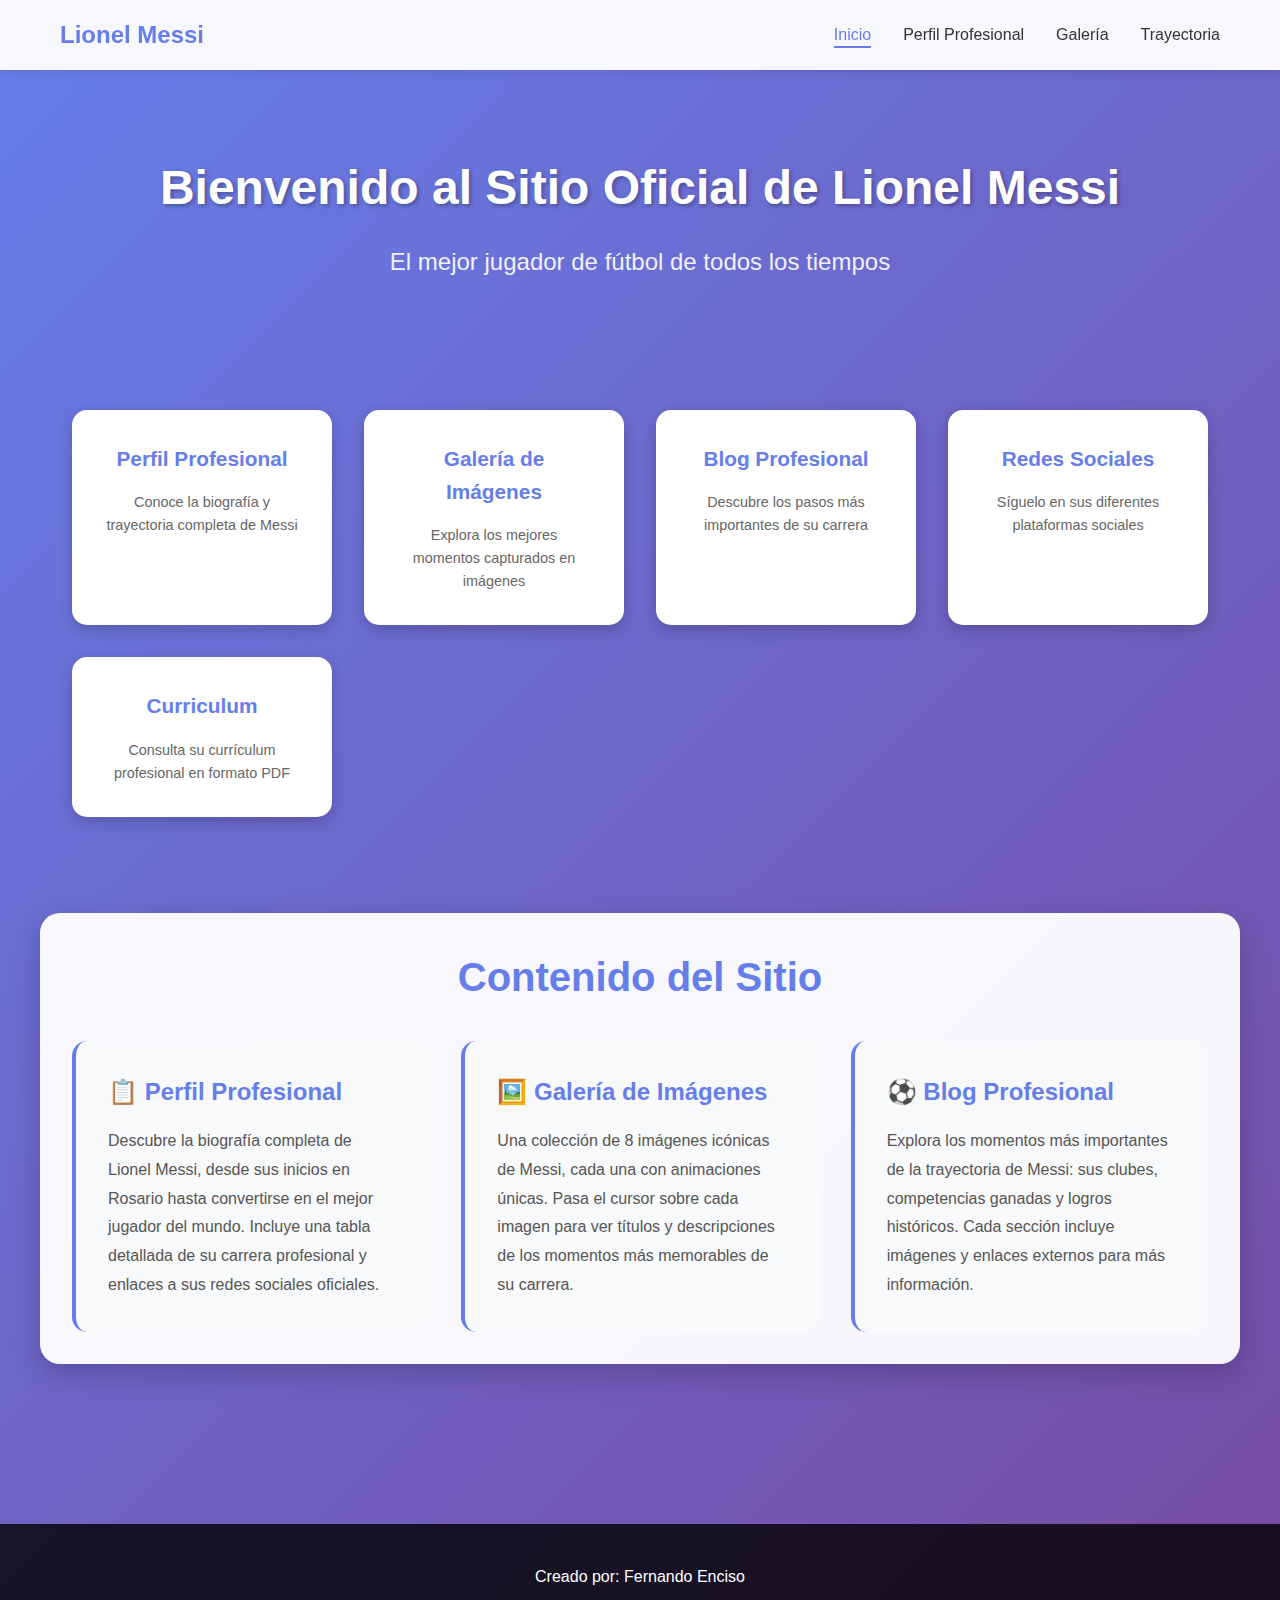
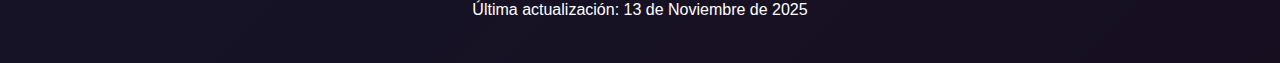
<file: index.html>
<!DOCTYPE html>
<html lang="es">
<head>
    <meta charset="UTF-8">
    <meta name="viewport" content="width=device-width, initial-scale=1.0">
    <title>Lionel Messi - Página Principal</title>
    <link rel="stylesheet" href="styles.css">
</head>
<body>
    <!-- Menú de navegación -->
    <nav class="navbar">
        <div class="container">
            <div class="logo">Lionel Messi</div>
            <ul class="nav-links">
                <li><a href="index.html" class="active">Inicio</a></li>
                <li><a href="perfil.html">Perfil Profesional</a></li>
                <li><a href="galeria.html">Galería</a></li>
                <li><a href="blog.html">Trayectoria</a></li>
            </ul>
        </div>
    </nav>

    <!-- Sección principal -->
    <main class="main-content">
        <div class="hero-section">
            <h1>Bienvenido al Sitio Oficial de Lionel Messi</h1>
            <p class="subtitle">El mejor jugador de fútbol de todos los tiempos</p>
        </div>

        <!-- Botones animados -->
        <div class="buttons-container">
            <a href="perfil.html" class="animated-btn btn-1">
                <span>Perfil Profesional</span>
                <p class="btn-description">Conoce la biografía y trayectoria completa de Messi</p>
            </a>

            <a href="galeria.html" class="animated-btn btn-2">
                <span>Galería de Imágenes</span>
                <p class="btn-description">Explora los mejores momentos capturados en imágenes</p>
            </a>

            <a href="blog.html" class="animated-btn btn-3">
                <span>Blog Profesional</span>
                <p class="btn-description">Descubre los pasos más importantes de su carrera</p>
            </a>

            <a href="perfil.html#contacto" class="animated-btn btn-4">
                <span>Redes Sociales</span>
                <p class="btn-description">Síguelo en sus diferentes plataformas sociales</p>
            </a>

            <a href="perfil.html#cv" class="animated-btn btn-5">
                <span>Curriculum</span>
                <p class="btn-description">Consulta su currículum profesional en formato PDF</p>
            </a>
        </div>

        <!-- Sección de descripción -->
        <section class="content-description">
            <h2>Contenido del Sitio</h2>
            <div class="description-grid">
                <div class="description-card">
                    <h3>📋 Perfil Profesional</h3>
                    <p>Descubre la biografía completa de Lionel Messi, desde sus inicios en Rosario hasta convertirse en el mejor jugador del mundo. Incluye una tabla detallada de su carrera profesional y enlaces a sus redes sociales oficiales.</p>
                </div>

                <div class="description-card">
                    <h3>🖼️ Galería de Imágenes</h3>
                    <p>Una colección de 8 imágenes icónicas de Messi, cada una con animaciones únicas. Pasa el cursor sobre cada imagen para ver títulos y descripciones de los momentos más memorables de su carrera.</p>
                </div>

                <div class="description-card">
                    <h3>⚽ Blog Profesional</h3>
                    <p>Explora los momentos más importantes de la trayectoria de Messi: sus clubes, competencias ganadas y logros históricos. Cada sección incluye imágenes y enlaces externos para más información.</p>
                </div>
            </div>
        </section>
    </main>

    <!-- Pie de página -->
    <footer class="footer">
        <p>Creado por: Fernando Enciso</p>
        <p>Última actualización: 13 de Noviembre de 2025</p>
    </footer>
</body>
</html>
</file>
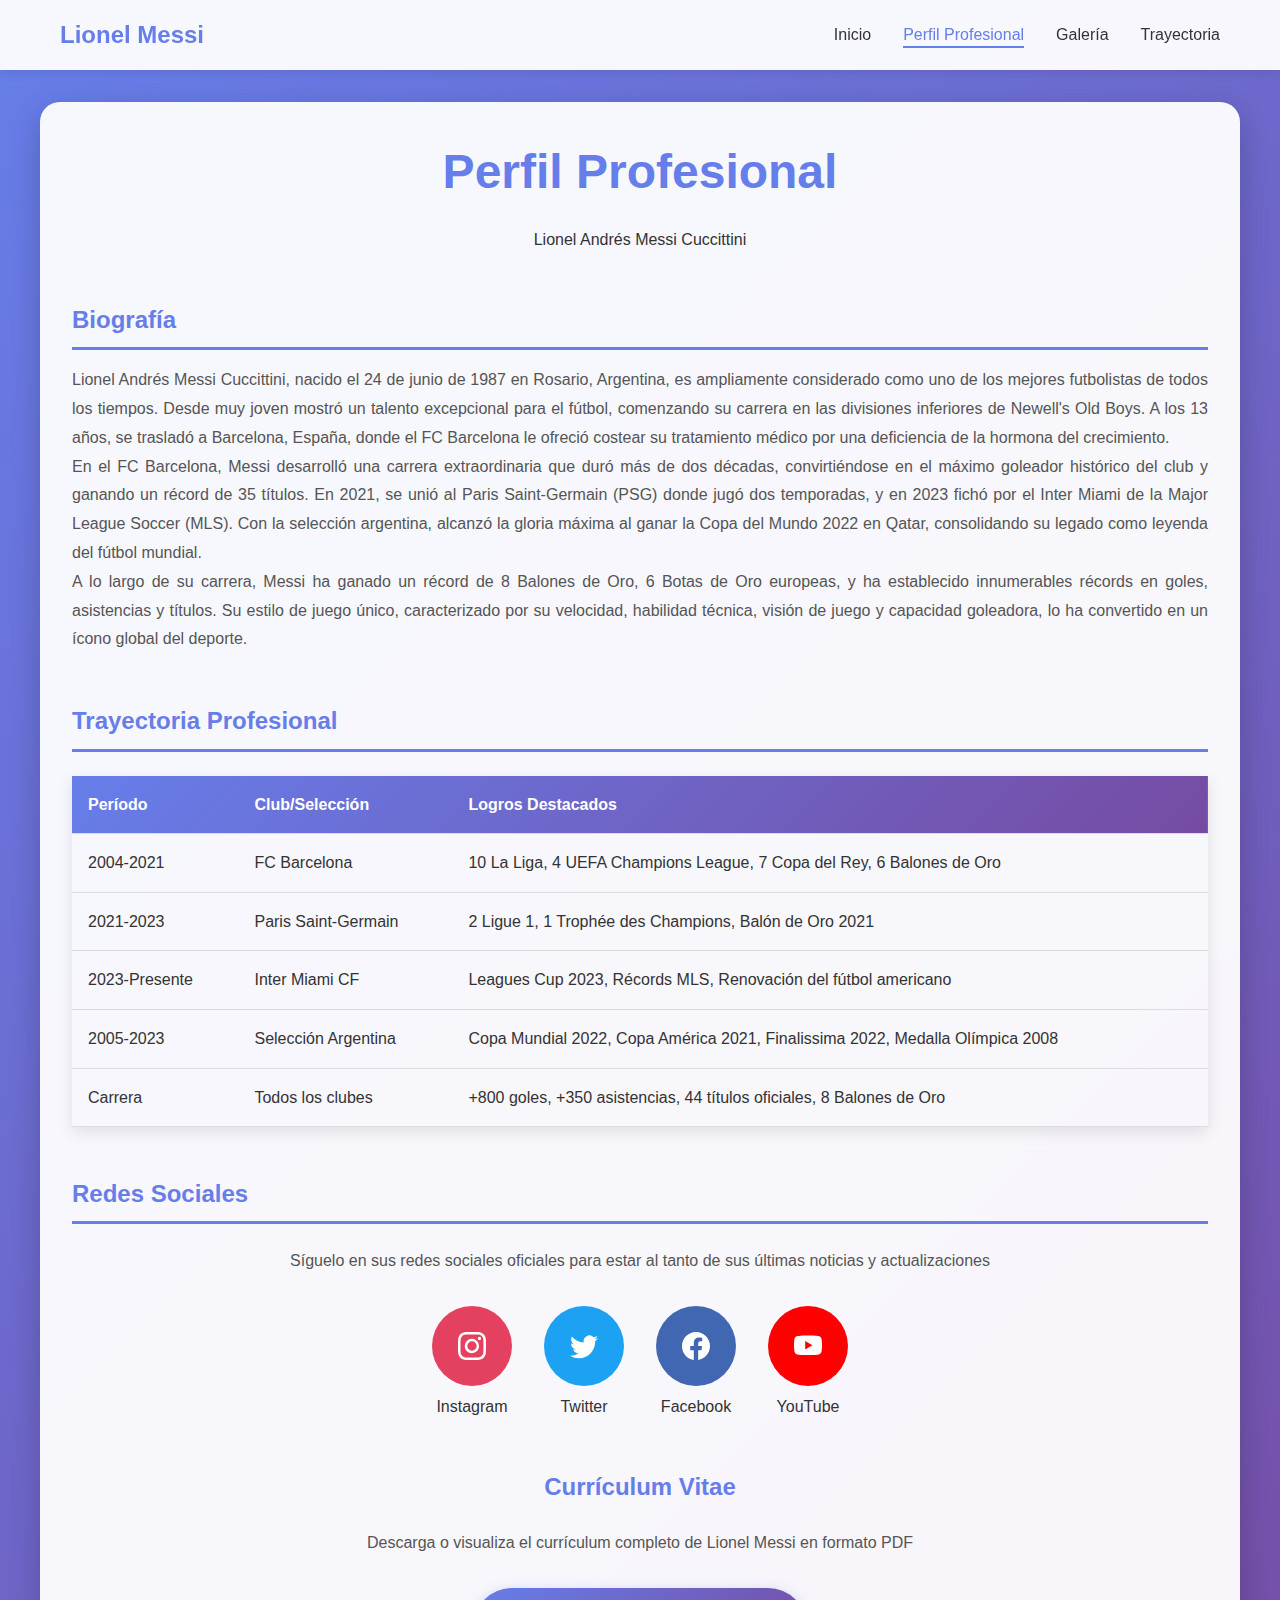
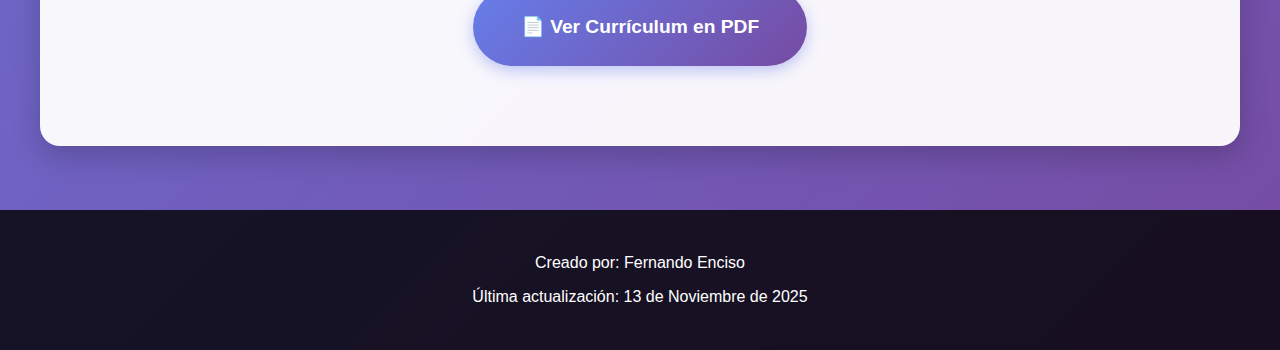
<file: perfil.html>
<!DOCTYPE html>
<html lang="es">
<head>
    <meta charset="UTF-8">
    <meta name="viewport" content="width=device-width, initial-scale=1.0">
    <title>Lionel Messi - Perfil Profesional</title>
    <link rel="stylesheet" href="styles.css">
</head>
<body>
    <!-- Menú de navegación -->
    <nav class="navbar">
        <div class="container">
            <div class="logo">Lionel Messi</div>
            <ul class="nav-links">
                <li><a href="index.html">Inicio</a></li>
                <li><a href="perfil.html" class="active">Perfil Profesional</a></li>
                <li><a href="galeria.html">Galería</a></li>
                <li><a href="blog.html">Trayectoria</a></li>
            </ul>
        </div>
    </nav>

    <!-- Contenido principal -->
    <main class="profile-content">
        <div class="profile-header">
            <h1>Perfil Profesional</h1>
            <p>Lionel Andrés Messi Cuccittini</p>
        </div>

        <!-- Biografía -->
        <section class="bio-section">
            <h2>Biografía</h2>
            <p>
                Lionel Andrés Messi Cuccittini, nacido el 24 de junio de 1987 en Rosario, Argentina, es ampliamente considerado como uno de los mejores futbolistas de todos los tiempos. Desde muy joven mostró un talento excepcional para el fútbol, comenzando su carrera en las divisiones inferiores de Newell's Old Boys. A los 13 años, se trasladó a Barcelona, España, donde el FC Barcelona le ofreció costear su tratamiento médico por una deficiencia de la hormona del crecimiento.
            </p>
            <p>
                En el FC Barcelona, Messi desarrolló una carrera extraordinaria que duró más de dos décadas, convirtiéndose en el máximo goleador histórico del club y ganando un récord de 35 títulos. En 2021, se unió al Paris Saint-Germain (PSG) donde jugó dos temporadas, y en 2023 fichó por el Inter Miami de la Major League Soccer (MLS). Con la selección argentina, alcanzó la gloria máxima al ganar la Copa del Mundo 2022 en Qatar, consolidando su legado como leyenda del fútbol mundial.
            </p>
            <p>
                A lo largo de su carrera, Messi ha ganado un récord de 8 Balones de Oro, 6 Botas de Oro europeas, y ha establecido innumerables récords en goles, asistencias y títulos. Su estilo de juego único, caracterizado por su velocidad, habilidad técnica, visión de juego y capacidad goleadora, lo ha convertido en un ícono global del deporte.
            </p>
        </section>

        <!-- Tabla de carrera profesional -->
        <section class="career-table">
            <h2>Trayectoria Profesional</h2>
            <table>
                <thead>
                    <tr>
                        <th>Período</th>
                        <th>Club/Selección</th>
                        <th>Logros Destacados</th>
                    </tr>
                </thead>
                <tbody>
                    <tr>
                        <td>2004-2021</td>
                        <td>FC Barcelona</td>
                        <td>10 La Liga, 4 UEFA Champions League, 7 Copa del Rey, 6 Balones de Oro</td>
                    </tr>
                    <tr>
                        <td>2021-2023</td>
                        <td>Paris Saint-Germain</td>
                        <td>2 Ligue 1, 1 Trophée des Champions, Balón de Oro 2021</td>
                    </tr>
                    <tr>
                        <td>2023-Presente</td>
                        <td>Inter Miami CF</td>
                        <td>Leagues Cup 2023, Récords MLS, Renovación del fútbol americano</td>
                    </tr>
                    <tr>
                        <td>2005-2023</td>
                        <td>Selección Argentina</td>
                        <td>Copa Mundial 2022, Copa América 2021, Finalissima 2022, Medalla Olímpica 2008</td>
                    </tr>
                    <tr>
                        <td>Carrera</td>
                        <td>Todos los clubes</td>
                        <td>+800 goles, +350 asistencias, 44 títulos oficiales, 8 Balones de Oro</td>
                    </tr>
                </tbody>
            </table>
        </section>

        <!-- Sección de contacto / Redes sociales -->
        <section class="contact-section" id="contacto">
            <h2>Redes Sociales</h2>
            <p style="text-align: center; margin-bottom: 2rem; color: #555;">
                Síguelo en sus redes sociales oficiales para estar al tanto de sus últimas noticias y actualizaciones
            </p>
            <div class="social-icons">
                <a href="https://www.instagram.com/leomessi/" target="_blank" class="social-icon">
                    <div class="icon-circle"><svg xmlns="http://www.w3.org/2000/svg" width="28" height="28" fill="currentColor" class="bi bi-instagram" viewBox="0 0 16 16">
  <path d="M8 0C5.829 0 5.556.01 4.703.048 3.85.088 3.269.222 2.76.42a3.9 3.9 0 0 0-1.417.923A3.9 3.9 0 0 0 .42 2.76C.222 3.268.087 3.85.048 4.7.01 5.555 0 5.827 0 8.001c0 2.172.01 2.444.048 3.297.04.852.174 1.433.372 1.942.205.526.478.972.923 1.417.444.445.89.719 1.416.923.51.198 1.09.333 1.942.372C5.555 15.99 5.827 16 8 16s2.444-.01 3.298-.048c.851-.04 1.434-.174 1.943-.372a3.9 3.9 0 0 0 1.416-.923c.445-.445.718-.891.923-1.417.197-.509.332-1.09.372-1.942C15.99 10.445 16 10.173 16 8s-.01-2.445-.048-3.299c-.04-.851-.175-1.433-.372-1.941a3.9 3.9 0 0 0-.923-1.417A3.9 3.9 0 0 0 13.24.42c-.51-.198-1.092-.333-1.943-.372C10.443.01 10.172 0 7.998 0zm-.717 1.442h.718c2.136 0 2.389.007 3.232.046.78.035 1.204.166 1.486.275.373.145.64.319.92.599s.453.546.598.92c.11.281.24.705.275 1.485.039.843.047 1.096.047 3.231s-.008 2.389-.047 3.232c-.035.78-.166 1.203-.275 1.485a2.5 2.5 0 0 1-.599.919c-.28.28-.546.453-.92.598-.28.11-.704.24-1.485.276-.843.038-1.096.047-3.232.047s-2.39-.009-3.233-.047c-.78-.036-1.203-.166-1.485-.276a2.5 2.5 0 0 1-.92-.598 2.5 2.5 0 0 1-.6-.92c-.109-.281-.24-.705-.275-1.485-.038-.843-.046-1.096-.046-3.233s.008-2.388.046-3.231c.036-.78.166-1.204.276-1.486.145-.373.319-.64.599-.92s.546-.453.92-.598c.282-.11.705-.24 1.485-.276.738-.034 1.024-.044 2.515-.045zm4.988 1.328a.96.96 0 1 0 0 1.92.96.96 0 0 0 0-1.92m-4.27 1.122a4.109 4.109 0 1 0 0 8.217 4.109 4.109 0 0 0 0-8.217m0 1.441a2.667 2.667 0 1 1 0 5.334 2.667 2.667 0 0 1 0-5.334"/>
</svg></div>
                    <span>Instagram</span>
                </a>
                <a href="https://twitter.com/leomessi" target="_blank" class="social-icon">
                    <div class="icon-circle"><svg xmlns="http://www.w3.org/2000/svg" width="28" height="28" fill="currentColor" class="bi bi-twitter" viewBox="0 0 16 16">
  <path d="M5.026 15c6.038 0 9.341-5.003 9.341-9.334q.002-.211-.006-.422A6.7 6.7 0 0 0 16 3.542a6.7 6.7 0 0 1-1.889.518 3.3 3.3 0 0 0 1.447-1.817 6.5 6.5 0 0 1-2.087.793A3.286 3.286 0 0 0 7.875 6.03a9.32 9.32 0 0 1-6.767-3.429 3.29 3.29 0 0 0 1.018 4.382A3.3 3.3 0 0 1 .64 6.575v.045a3.29 3.29 0 0 0 2.632 3.218 3.2 3.2 0 0 1-.865.115 3 3 0 0 1-.614-.057 3.28 3.28 0 0 0 3.067 2.277A6.6 6.6 0 0 1 .78 13.58a6 6 0 0 1-.78-.045A9.34 9.34 0 0 0 5.026 15"/>
</svg></div>
                    <span>Twitter</span>
                </a>
                <a href="https://www.facebook.com/LeoMessi" target="_blank" class="social-icon">
                    <div class="icon-circle"><svg xmlns="http://www.w3.org/2000/svg" width="28" height="28" fill="currentColor" class="bi bi-facebook" viewBox="0 0 16 16">
  <path d="M16 8.049c0-4.446-3.582-8.05-8-8.05C3.58 0-.002 3.603-.002 8.05c0 4.017 2.926 7.347 6.75 7.951v-5.625h-2.03V8.05H6.75V6.275c0-2.017 1.195-3.131 3.022-3.131.876 0 1.791.157 1.791.157v1.98h-1.009c-.993 0-1.303.621-1.303 1.258v1.51h2.218l-.354 2.326H9.25V16c3.824-.604 6.75-3.934 6.75-7.951"/>
</svg></div>
                    <span>Facebook</span>
                </a>
                <a href="https://www.youtube.com/@leomessi" target="_blank" class="social-icon">
                    <div class="icon-circle"><svg xmlns="http://www.w3.org/2000/svg" width="28" height="28" fill="currentColor" class="bi bi-youtube" viewBox="0 0 16 16">
  <path d="M8.051 1.999h.089c.822.003 4.987.033 6.11.335a2.01 2.01 0 0 1 1.415 1.42c.101.38.172.883.22 1.402l.01.104.022.26.008.104c.065.914.073 1.77.074 1.957v.075c-.001.194-.01 1.108-.082 2.06l-.008.105-.009.104c-.05.572-.124 1.14-.235 1.558a2.01 2.01 0 0 1-1.415 1.42c-1.16.312-5.569.334-6.18.335h-.142c-.309 0-1.587-.006-2.927-.052l-.17-.006-.087-.004-.171-.007-.171-.007c-1.11-.049-2.167-.128-2.654-.26a2.01 2.01 0 0 1-1.415-1.419c-.111-.417-.185-.986-.235-1.558L.09 9.82l-.008-.104A31 31 0 0 1 0 7.68v-.123c.002-.215.01-.958.064-1.778l.007-.103.003-.052.008-.104.022-.26.01-.104c.048-.519.119-1.023.22-1.402a2.01 2.01 0 0 1 1.415-1.42c.487-.13 1.544-.21 2.654-.26l.17-.007.172-.006.086-.003.171-.007A100 100 0 0 1 7.858 2zM6.4 5.209v4.818l4.157-2.408z"/>
</svg></div>
                    <span>YouTube</span>
                </a>
            </div>
        </section>

        <!-- Sección CV PDF -->
        <section class="cv-section" id="cv">
            <h2>Currículum Vitae</h2>
            <p style="color: #555; margin-bottom: 2rem;">
                Descarga o visualiza el currículum completo de Lionel Messi en formato PDF
            </p>
            <a href="messi-cv.pdf" class="cv-button" target="_blank">
                📄 Ver Currículum en PDF
            </a>
        </section>
    </main>

    <!-- Pie de página -->
    <footer class="footer">
        <p>Creado por: Fernando Enciso</p>
        <p>Última actualización: 13 de Noviembre de 2025</p>
    </footer>
</body>
</html>
</file>
<file: styles.css>
/* Reset y estilos generales */
* {
    margin: 0;
    padding: 0;
    box-sizing: border-box;
}

body {
    font-family: 'Segoe UI', Tahoma, Geneva, Verdana, sans-serif;
    line-height: 1.6;
    color: #333;
    background: linear-gradient(135deg, #667eea 0%, #764ba2 100%);
    min-height: 100vh;
}

.container {
    max-width: 1200px;
    margin: 0 auto;
    padding: 0 20px;
}

/* Navbar */
.navbar {
    background: rgba(255, 255, 255, 0.95);
    box-shadow: 0 2px 10px rgba(0, 0, 0, 0.1);
    position: sticky;
    top: 0;
    z-index: 1000;
    padding: 1rem 0;
}

.navbar .container {
    display: flex;
    justify-content: space-between;
    align-items: center;
}

.logo {
    font-size: 1.5rem;
    font-weight: bold;
    color: #667eea;
}

.nav-links {
    display: flex;
    list-style: none;
    gap: 2rem;
}

.nav-links a {
    text-decoration: none;
    color: #333;
    font-weight: 500;
    transition: color 0.3s;
    position: relative;
}

.nav-links a::after {
    content: '';
    position: absolute;
    bottom: -5px;
    left: 0;
    width: 0;
    height: 2px;
    background: #667eea;
    transition: width 0.3s;
}

.nav-links a:hover::after,
.nav-links a.active::after {
    width: 100%;
}

.nav-links a:hover,
.nav-links a.active {
    color: #667eea;
}

/* Main content */
.main-content {
    padding: 2rem 0;
}

.hero-section {
    text-align: center;
    color: white;
    padding: 3rem 2rem;
    margin-bottom: 3rem;
}

.hero-section h1 {
    font-size: 3rem;
    margin-bottom: 1rem;
    text-shadow: 2px 2px 4px rgba(0, 0, 0, 0.3);
}

.subtitle {
    font-size: 1.5rem;
    opacity: 0.9;
}

/* Botones animados - 5 animaciones diferentes */
.buttons-container {
    max-width: 1200px;
    margin: 0 auto;
    padding: 2rem;
    display: grid;
    grid-template-columns: repeat(auto-fit, minmax(250px, 1fr));
    gap: 2rem;
}

.animated-btn {
    display: block;
    background: white;
    padding: 2rem;
    border-radius: 15px;
    text-decoration: none;
    color: #333;
    box-shadow: 0 5px 15px rgba(0, 0, 0, 0.2);
    transition: all 0.3s ease;
    text-align: center;
}

.animated-btn span {
    display: block;
    font-size: 1.3rem;
    font-weight: bold;
    margin-bottom: 1rem;
    color: #667eea;
}

.btn-description {
    font-size: 0.9rem;
    color: #666;
}

/* Animación 1: Elevación y sombra */
.btn-1:hover {
    transform: translateY(-10px);
    box-shadow: 0 15px 30px rgba(102, 126, 234, 0.4);
}

/* Animación 2: Rotación suave */
.btn-2:hover {
    transform: rotate(5deg) scale(1.05);
    box-shadow: 0 10px 25px rgba(118, 75, 162, 0.4);
}

/* Animación 3: Pulso */
.btn-3 {
    animation: pulse 2s infinite;
}

.btn-3:hover {
    animation: none;
    transform: scale(1.1);
    box-shadow: 0 10px 25px rgba(102, 126, 234, 0.5);
}

@keyframes pulse {
    0%, 100% {
        transform: scale(1);
    }
    50% {
        transform: scale(1.03);
    }
}

/* Animación 4: Deslizamiento desde abajo */
.btn-4:hover {
    transform: translateY(-8px);
    background: linear-gradient(135deg, #667eea 0%, #764ba2 100%);
    color: white;
}

.btn-4:hover span,
.btn-4:hover .btn-description {
    color: white;
}

/* Animación 5: Efecto brillante */
.btn-5 {
    position: relative;
    overflow: hidden;
}

.btn-5::before {
    content: '';
    position: absolute;
    top: 0;
    left: -100%;
    width: 100%;
    height: 100%;
    background: linear-gradient(90deg, transparent, rgba(255, 255, 255, 0.5), transparent);
    transition: left 0.5s;
}

.btn-5:hover::before {
    left: 100%;
}

.btn-5:hover {
    background: #667eea;
    color: white;
    transform: scale(1.05);
}

.btn-5:hover span,
.btn-5:hover .btn-description {
    color: white;
}

/* Sección de descripción */
.content-description {
    max-width: 1200px;
    margin: 4rem auto;
    padding: 2rem;
    background: rgba(255, 255, 255, 0.95);
    border-radius: 20px;
    box-shadow: 0 10px 30px rgba(0, 0, 0, 0.2);
}

.content-description h2 {
    text-align: center;
    color: #667eea;
    font-size: 2.5rem;
    margin-bottom: 2rem;
}

.description-grid {
    display: grid;
    grid-template-columns: repeat(auto-fit, minmax(300px, 1fr));
    gap: 2rem;
}

.description-card {
    background: #f8f9fa;
    padding: 2rem;
    border-radius: 15px;
    border-left: 4px solid #667eea;
    transition: transform 0.3s;
}

.description-card:hover {
    transform: translateX(10px);
}

.description-card h3 {
    color: #667eea;
    margin-bottom: 1rem;
    font-size: 1.5rem;
}

.description-card p {
    color: #555;
    line-height: 1.8;
}

/* Footer */
.footer {
    background: rgba(0, 0, 0, 0.8);
    color: white;
    text-align: center;
    padding: 2rem;
    margin-top: 4rem;
}

.footer p {
    margin: 0.5rem 0;
}

/* Estilos para la página de perfil */
.profile-content {
    max-width: 1200px;
    margin: 2rem auto;
    padding: 2rem;
    background: rgba(255, 255, 255, 0.95);
    border-radius: 20px;
    box-shadow: 0 10px 30px rgba(0, 0, 0, 0.2);
}

.profile-header {
    text-align: center;
    margin-bottom: 3rem;
}

.profile-header h1 {
    color: #667eea;
    font-size: 3rem;
    margin-bottom: 1rem;
}

.bio-section {
    margin-bottom: 3rem;
}

.bio-section h2 {
    color: #667eea;
    margin-bottom: 1rem;
    border-bottom: 3px solid #667eea;
    padding-bottom: 0.5rem;
}

.bio-section p {
    line-height: 1.8;
    text-align: justify;
    color: #555;
}

/* Tabla de carrera */
.career-table {
    margin: 3rem 0;
}

.career-table h2 {
    color: #667eea;
    margin-bottom: 1.5rem;
    border-bottom: 3px solid #667eea;
    padding-bottom: 0.5rem;
}

table {
    width: 100%;
    border-collapse: collapse;
    box-shadow: 0 5px 15px rgba(0, 0, 0, 0.1);
}

table thead {
    background: linear-gradient(135deg, #667eea 0%, #764ba2 100%);
    color: white;
}

table th,
table td {
    padding: 1rem;
    text-align: left;
    border-bottom: 1px solid #ddd;
}

table tbody tr:hover {
    background: #f8f9fa;
    transform: scale(1.01);
    transition: all 0.3s;
}

/* Sección de contacto */
.contact-section {
    margin: 3rem 0;
}

.contact-section h2 {
    color: #667eea;
    margin-bottom: 1.5rem;
    border-bottom: 3px solid #667eea;
    padding-bottom: 0.5rem;
}

.social-icons {
    display: flex;
    gap: 2rem;
    justify-content: center;
    flex-wrap: wrap;
    margin-top: 2rem;
}

.social-icon {
    display: flex;
    flex-direction: column;
    align-items: center;
    text-decoration: none;
    color: #333;
    transition: all 0.3s;
}

.icon-circle {
    width: 80px;
    height: 80px;
    border-radius: 50%;
    display: flex;
    align-items: center;
    justify-content: center;
    font-size: 2.5rem;
    margin-bottom: 0.5rem;
    transition: all 0.3s;
}

/* Animaciones de iconos - cada uno cambia de color */
.social-icon:nth-child(1) .icon-circle {
    background: #E4405F;
    color: white;
}

.social-icon:nth-child(1):hover .icon-circle {
    background: #C13584;
    transform: rotate(360deg) scale(1.2);
}

.social-icon:nth-child(2) .icon-circle {
    background: #1DA1F2;
    color: white;
}

.social-icon:nth-child(2):hover .icon-circle {
    background: #0d8bd9;
    transform: translateY(-10px) scale(1.2);
}

.social-icon:nth-child(3) .icon-circle {
    background: #4267B2;
    color: white;
}

.social-icon:nth-child(3):hover .icon-circle {
    background: #365899;
    transform: rotate(-360deg) scale(1.2);
}

.social-icon:nth-child(4) .icon-circle {
    background: #FF0000;
    color: white;
}

.social-icon:nth-child(4):hover .icon-circle {
    background: #cc0000;
    transform: scale(1.3);
}

.cv-section {
    margin: 3rem 0;
    text-align: center;
}

.cv-section h2 {
    color: #667eea;
    margin-bottom: 1.5rem;
}

.cv-button {
    display: inline-block;
    background: linear-gradient(135deg, #667eea 0%, #764ba2 100%);
    color: white;
    padding: 1.5rem 3rem;
    text-decoration: none;
    border-radius: 50px;
    font-size: 1.2rem;
    font-weight: bold;
    transition: all 0.3s;
    box-shadow: 0 5px 15px rgba(102, 126, 234, 0.4);
}

.cv-button:hover {
    transform: translateY(-5px);
    box-shadow: 0 10px 25px rgba(102, 126, 234, 0.6);
}

/* Estilos para la galería */
.gallery-content {
    max-width: 1400px;
    margin: 2rem auto;
    padding: 2rem;
}

.gallery-header {
    text-align: center;
    color: white;
    margin-bottom: 3rem;
}

.gallery-header h1 {
    font-size: 3rem;
    text-shadow: 2px 2px 4px rgba(0, 0, 0, 0.3);
}

.gallery-grid {
    display: grid;
    grid-template-columns: repeat(auto-fit, minmax(300px, 1fr));
    gap: 2rem;
}

.gallery-item {
    position: relative;
    overflow: hidden;
    border-radius: 15px;
    box-shadow: 0 10px 30px rgba(0, 0, 0, 0.3);
    cursor: pointer;
    height: 400px;
}

.gallery-item img {
    width: 100%;
    height: 100%;
    object-fit: cover;
    transition: all 0.5s;
}

.gallery-overlay {
    position: absolute;
    bottom: 0;
    left: 0;
    right: 0;
    background: linear-gradient(to top, rgba(0, 0, 0, 0.9), transparent);
    padding: 2rem;
    transform: translateY(100%);
    transition: transform 0.3s;
}

.gallery-item:hover .gallery-overlay {
    transform: translateY(0);
}

.gallery-overlay h3 {
    color: white;
    margin-bottom: 0.5rem;
}

.gallery-overlay p {
    color: rgba(255, 255, 255, 0.9);
    font-size: 0.9rem;
}

/* 8 animaciones diferentes para las imágenes */
.gallery-item:nth-child(1):hover img {
    transform: scale(1.2);
}

.gallery-item:nth-child(2):hover img {
    transform: rotate(5deg) scale(1.1);
}

.gallery-item:nth-child(3):hover img {
    transform: translateX(20px) scale(1.1);
}

.gallery-item:nth-child(4):hover img {
    transform: skewX(-5deg) scale(1.1);
}

.gallery-item:nth-child(5):hover img {
    transform: perspective(500px) rotateY(10deg);
}

.gallery-item:nth-child(6):hover img {
    filter: brightness(1.3) saturate(1.5);
    transform: scale(1.15);
}

.gallery-item:nth-child(7):hover img {
    transform: translateY(-20px) scale(1.1);
}

.gallery-item:nth-child(8):hover img {
    transform: rotate(-5deg) translateX(-10px) scale(1.1);
}

/* Estilos para el blog */
.blog-content {
    max-width: 1200px;
    margin: 2rem auto;
    padding: 2rem;
}

.blog-header {
    text-align: center;
    color: white;
    margin-bottom: 3rem;
}

.blog-header h1 {
    font-size: 3rem;
    text-shadow: 2px 2px 4px rgba(0, 0, 0, 0.3);
}

.blog-article {
    background: rgba(255, 255, 255, 0.95);
    border-radius: 20px;
    padding: 3rem;
    margin-bottom: 3rem;
    box-shadow: 0 10px 30px rgba(0, 0, 0, 0.2);
    opacity: 0;
    transform: translateY(50px);
    animation: slideUp 0.8s forwards;
}

.blog-article:nth-child(2) {
    animation-delay: 0.2s;
}

.blog-article:nth-child(3) {
    animation-delay: 0.4s;
}

.blog-article:nth-child(4) {
    animation-delay: 0.6s;
}

@keyframes slideUp {
    to {
        opacity: 1;
        transform: translateY(0);
    }
}

.blog-article h2 {
    color: #667eea;
    font-size: 2.5rem;
    margin-bottom: 1.5rem;
    border-bottom: 3px solid #667eea;
    padding-bottom: 0.5rem;
}

.article-image {
    width: 100%;
    height: 400px;
    object-fit: cover;
    border-radius: 15px;
    margin: 2rem 0;
    box-shadow: 0 5px 15px rgba(0, 0, 0, 0.2);
}

.blog-article p {
    line-height: 1.8;
    color: #555;
    margin-bottom: 1.5rem;
    text-align: justify;
}

.read-more-btn {
    display: inline-block;
    background: linear-gradient(135deg, #667eea 0%, #764ba2 100%);
    color: white;
    padding: 1rem 2.5rem;
    text-decoration: none;
    border-radius: 50px;
    font-weight: bold;
    transition: all 0.3s;
    box-shadow: 0 5px 15px rgba(102, 126, 234, 0.4);
}

.read-more-btn:hover {
    transform: translateY(-3px);
    box-shadow: 0 10px 25px rgba(102, 126, 234, 0.6);
}

/* Responsive */
@media (max-width: 768px) {
    .hero-section h1 {
        font-size: 2rem;
    }

    .nav-links {
        gap: 1rem;
    }

    .buttons-container {
        grid-template-columns: 1fr;
    }

    .description-grid {
        grid-template-columns: 1fr;
    }

    .gallery-grid {
        grid-template-columns: 1fr;
    }
}
</file>
